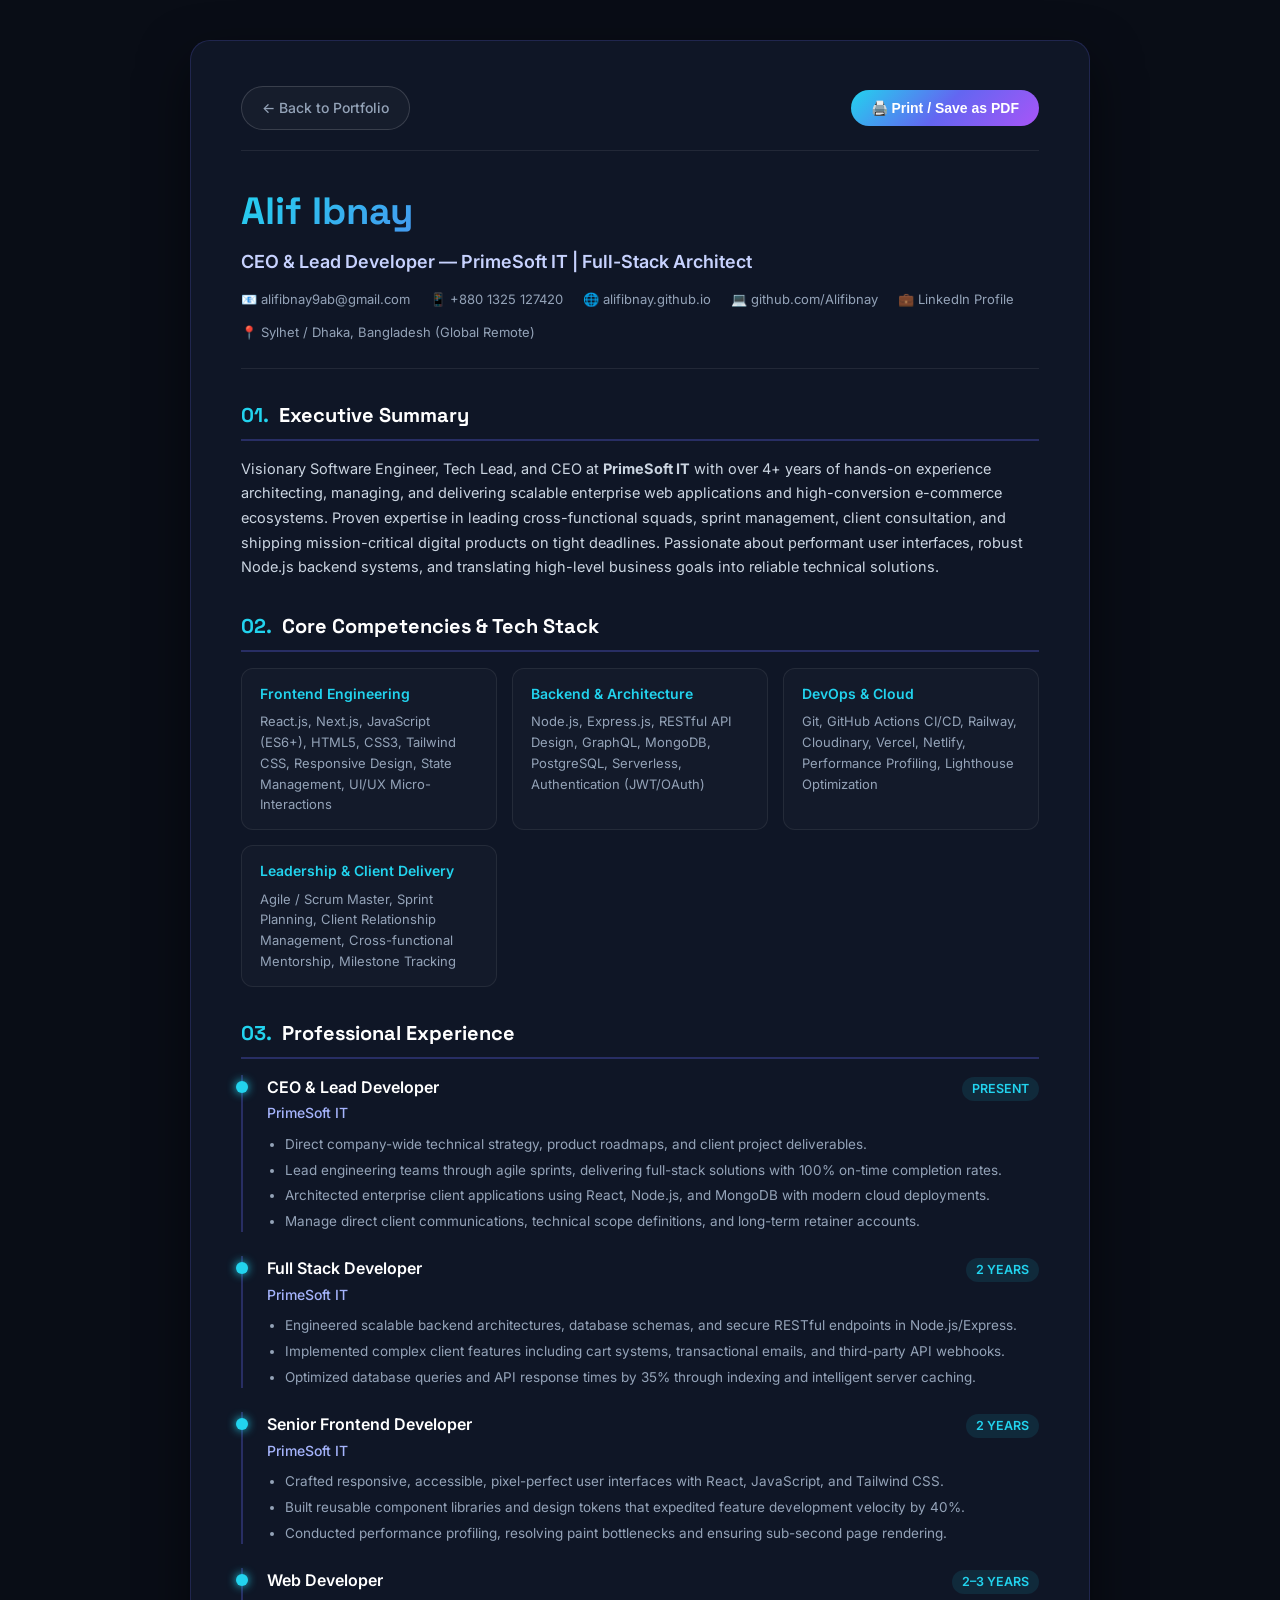
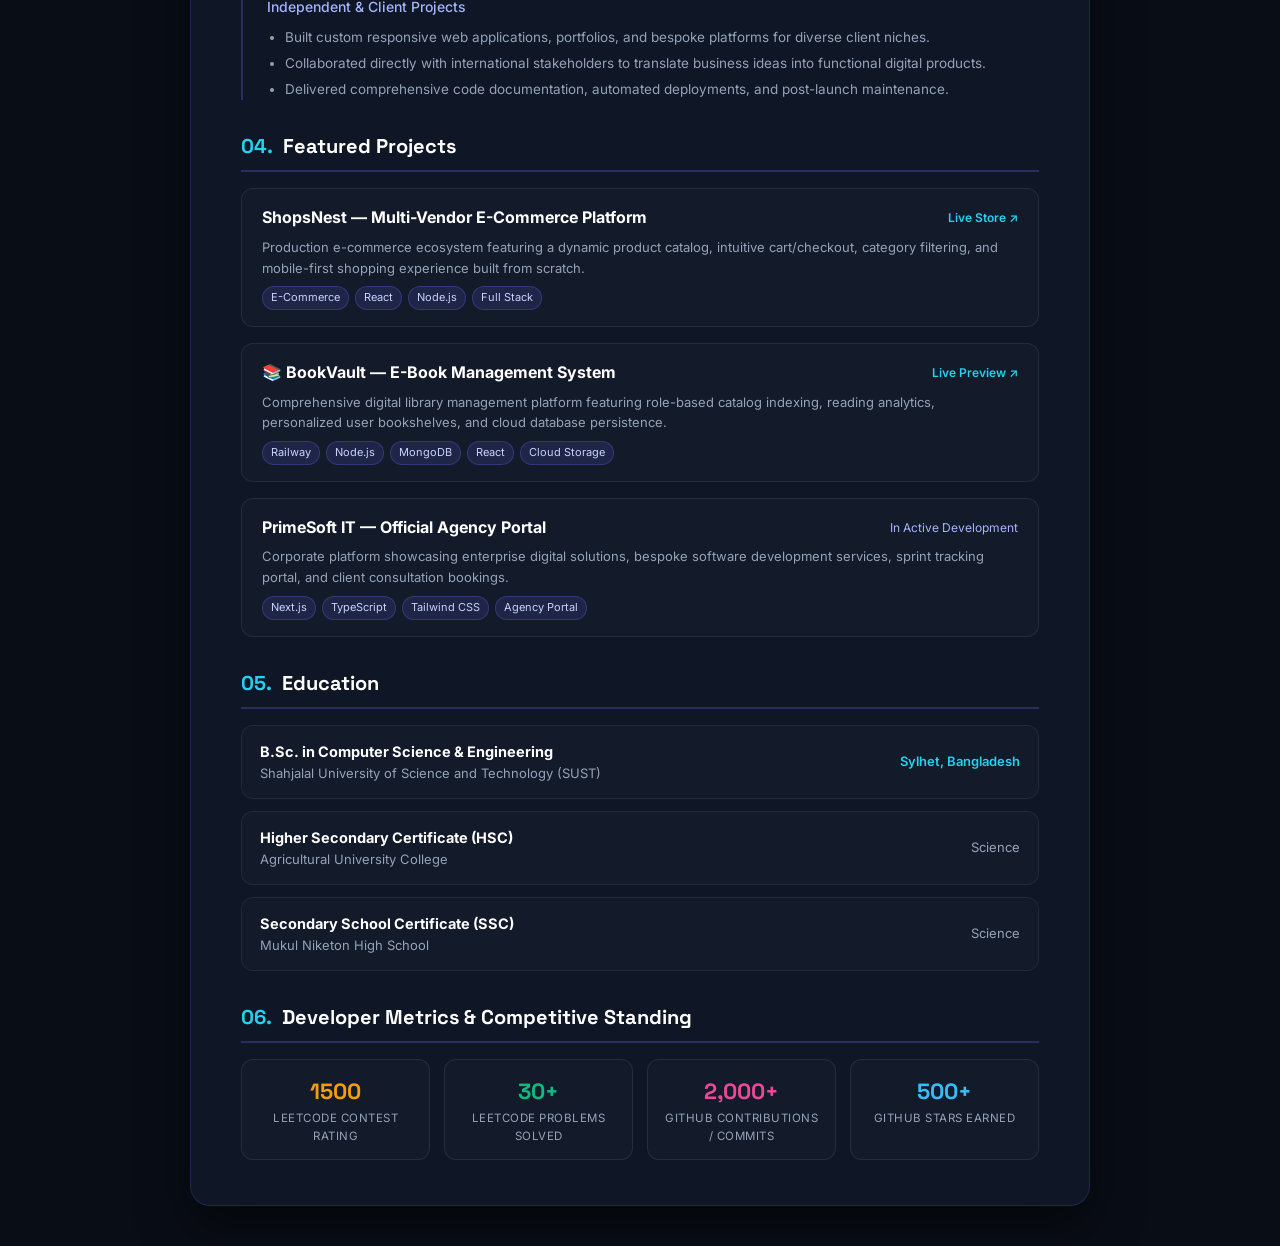
<file: resume.html>
<!DOCTYPE html>
<html lang="en">
<head>
  <meta charset="UTF-8">
  <meta name="viewport" content="width=device-width, initial-scale=1.0">
  <title>Resume — Alif Ibnay | CEO & Full-Stack Web Architect</title>
  <meta name="description" content="Official Resume of Alif Ibnay — CEO at PrimeSoft IT, Full-Stack Web Developer & Project Manager.">
  <link href="https://fonts.googleapis.com/css2?family=Space+Grotesk:wght@500;600;700&family=Inter:wght@300;400;500;600;700&display=swap" rel="stylesheet">
  <style>
    :root {
      --bg: #090d16;
      --card: #0f1626;
      --card-border: rgba(99, 102, 241, 0.2);
      --text: #f1f5f9;
      --muted: #94a3b8;
      --accent: #22d3ee;
      --primary: #6366f1;
      --gradient: linear-gradient(135deg, #22d3ee, #6366f1, #a855f7);
    }
    * { box-sizing: border-box; margin: 0; padding: 0; }
    body {
      background: var(--bg);
      color: var(--text);
      font-family: 'Inter', sans-serif;
      line-height: 1.6;
      padding: 40px 20px;
    }
    .container {
      max-width: 900px;
      margin: 0 auto;
      background: var(--card);
      border: 1px solid var(--card-border);
      border-radius: 20px;
      padding: 45px 50px;
      box-shadow: 0 20px 50px rgba(0, 0, 0, 0.5);
      position: relative;
    }
    .top-actions {
      display: flex;
      justify-content: space-between;
      align-items: center;
      margin-bottom: 30px;
      padding-bottom: 20px;
      border-bottom: 1px solid rgba(255, 255, 255, 0.08);
    }
    .back-btn, .print-btn {
      display: inline-flex;
      align-items: center;
      gap: 8px;
      padding: 10px 20px;
      border-radius: 99px;
      font-size: 14px;
      font-weight: 500;
      text-decoration: none;
      transition: all 0.2s ease;
      cursor: pointer;
    }
    .back-btn {
      color: var(--muted);
      border: 1px solid rgba(255, 255, 255, 0.15);
      background: rgba(255, 255, 255, 0.03);
    }
    .back-btn:hover {
      color: #fff;
      border-color: var(--accent);
      transform: translateY(-2px);
    }
    .print-btn {
      background: var(--gradient);
      color: #fff;
      border: none;
      font-weight: 600;
    }
    .print-btn:hover {
      transform: translateY(-2px);
      box-shadow: 0 8px 24px rgba(99, 102, 241, 0.4);
    }
    .header {
      margin-bottom: 30px;
      padding-bottom: 25px;
      border-bottom: 1px solid rgba(255, 255, 255, 0.08);
    }
    .header-info h1 {
      font-family: 'Space Grotesk', sans-serif;
      font-size: 38px;
      font-weight: 700;
      background: var(--gradient);
      -webkit-background-clip: text;
      background-clip: text;
      color: transparent;
      margin-bottom: 6px;
    }
    .header-info h2 {
      font-size: 18px;
      font-weight: 600;
      color: #c7d2fe;
      margin-bottom: 12px;
    }
    .contact-grid {
      display: flex;
      flex-wrap: wrap;
      gap: 12px 20px;
      font-size: 13px;
      color: var(--muted);
    }
    .contact-grid a {
      color: var(--muted);
      text-decoration: none;
      transition: color 0.2s;
    }
    .contact-grid a:hover {
      color: var(--accent);
    }

    .section-title {
      font-family: 'Space Grotesk', sans-serif;
      font-size: 20px;
      font-weight: 700;
      color: #fff;
      display: flex;
      align-items: center;
      gap: 10px;
      margin: 30px 0 16px;
      padding-bottom: 8px;
      border-bottom: 2px solid rgba(99, 102, 241, 0.3);
    }
    .section-title span {
      color: var(--accent);
    }
    p.summary {
      color: #cbd5e1;
      font-size: 14.5px;
      line-height: 1.7;
    }
    .skills-grid {
      display: grid;
      grid-template-columns: repeat(auto-fit, minmax(240px, 1fr));
      gap: 15px;
    }
    .skill-card {
      background: rgba(255, 255, 255, 0.02);
      border: 1px solid rgba(255, 255, 255, 0.07);
      padding: 14px 18px;
      border-radius: 12px;
    }
    .skill-card h4 {
      font-size: 14px;
      font-weight: 600;
      color: var(--accent);
      margin-bottom: 6px;
    }
    .skill-card p {
      font-size: 13px;
      color: var(--muted);
    }
    .exp-item {
      margin-bottom: 24px;
      position: relative;
      padding-left: 24px;
      border-left: 2px solid rgba(99, 102, 241, 0.3);
    }
    .exp-item::before {
      content: '';
      position: absolute;
      left: -7px;
      top: 6px;
      width: 12px;
      height: 12px;
      border-radius: 50%;
      background: var(--accent);
      box-shadow: 0 0 10px var(--accent);
    }
    .exp-header {
      display: flex;
      justify-content: space-between;
      align-items: baseline;
      flex-wrap: wrap;
      margin-bottom: 4px;
    }
    .exp-header h3 {
      font-size: 16px;
      font-weight: 600;
      color: #fff;
    }
    .exp-header .company {
      font-size: 14px;
      color: #a5b4fc;
      font-weight: 500;
    }
    .exp-header .period {
      font-size: 12.5px;
      color: var(--accent);
      font-weight: 600;
      background: rgba(34, 211, 238, 0.1);
      padding: 2px 10px;
      border-radius: 99px;
    }
    .exp-item ul {
      margin-top: 8px;
      padding-left: 18px;
      color: #94a3b8;
      font-size: 13.5px;
    }
    .exp-item li {
      margin-bottom: 4px;
    }
    .projects-grid {
      display: grid;
      grid-template-columns: 1fr;
      gap: 16px;
    }
    .project-card {
      background: rgba(255, 255, 255, 0.02);
      border: 1px solid rgba(255, 255, 255, 0.07);
      padding: 16px 20px;
      border-radius: 12px;
    }
    .project-title-row {
      display: flex;
      justify-content: space-between;
      align-items: center;
      margin-bottom: 6px;
    }
    .project-title-row h3 {
      font-size: 16px;
      color: #fff;
    }
    .project-title-row a {
      font-size: 12px;
      color: var(--accent);
      text-decoration: none;
      font-weight: 600;
    }
    .project-card p {
      font-size: 13px;
      color: var(--muted);
      margin-bottom: 8px;
    }
    .project-tags {
      display: flex;
      flex-wrap: wrap;
      gap: 6px;
    }
    .project-tag {
      font-size: 11px;
      background: rgba(99, 102, 241, 0.15);
      color: #c7d2fe;
      border: 1px solid rgba(99, 102, 241, 0.3);
      padding: 2px 8px;
      border-radius: 99px;
    }
    .edu-grid {
      display: grid;
      grid-template-columns: 1fr;
      gap: 12px;
    }
    .edu-item {
      background: rgba(255, 255, 255, 0.02);
      border: 1px solid rgba(255, 255, 255, 0.06);
      padding: 14px 18px;
      border-radius: 12px;
      display: flex;
      justify-content: space-between;
      align-items: center;
      flex-wrap: wrap;
      gap: 10px;
    }
    .edu-item h4 {
      font-size: 14.5px;
      color: #fff;
    }
    .edu-item p {
      font-size: 13px;
      color: var(--muted);
    }
    .stats-row {
      display: grid;
      grid-template-columns: repeat(auto-fit, minmax(180px, 1fr));
      gap: 14px;
      margin-top: 15px;
    }
    .stat-box {
      background: rgba(255, 255, 255, 0.02);
      border: 1px solid rgba(255, 255, 255, 0.08);
      border-radius: 12px;
      padding: 14px;
      text-align: center;
    }
    .stat-box .num {
      font-family: 'Space Grotesk', sans-serif;
      font-size: 22px;
      font-weight: 700;
      color: var(--accent);
    }
    .stat-box .lbl {
      font-size: 11.5px;
      color: var(--muted);
      text-transform: uppercase;
      letter-spacing: 0.5px;
    }

    @media print {
      body {
        background: #fff;
        color: #111;
        padding: 0;
      }
      .container {
        border: none;
        box-shadow: none;
        padding: 0;
        background: #fff;
        color: #111;
      }
      .top-actions {
        display: none !important;
      }
      .header-info h1 {
        color: #111;
        -webkit-text-fill-color: #111;
      }
      .header-info h2 {
        color: #4338ca;
      }
      .contact-grid, .contact-grid a, .summary, .skill-card p, .exp-item ul, .project-card p, .edu-item p {
        color: #334155 !important;
      }
      .section-title {
        color: #1e1b4b;
        border-bottom-color: #6366f1;
      }
      .exp-header h3, .project-title-row h3, .edu-item h4 {
        color: #0f172a;
      }
      .skill-card, .project-card, .edu-item, .stat-box {
        background: #f8fafc;
        border: 1px solid #e2e8f0;
      }

    }

    @media (max-width: 640px) {
      .container { padding: 25px 20px; }
      .header { text-align: center; }
      .contact-grid { justify-content: center; }
      .exp-header { flex-direction: column; }
    }
  </style>
</head>
<body>
  <div class="container">
    <div class="top-actions">
      <a href="index.html" class="back-btn">← Back to Portfolio</a>
      <button class="print-btn" onclick="window.print()">🖨️ Print / Save as PDF</button>
    </div>

    <header class="header">
      <div class="header-info">
        <h1>Alif Ibnay</h1>
        <h2>CEO & Lead Developer — PrimeSoft IT | Full-Stack Architect</h2>
        <div class="contact-grid">
          <span>📧 <a href="mailto:alifibnay9ab@gmail.com">alifibnay9ab@gmail.com</a></span>
          <span>📱 <a href="https://wa.me/8801325127420" target="_blank">+880 1325 127420</a></span>
          <span>🌐 <a href="https://alifibnay.github.io" target="_blank">alifibnay.github.io</a></span>
          <span>💻 <a href="https://github.com/Alifibnay" target="_blank">github.com/Alifibnay</a></span>
          <span>💼 <a href="https://www.linkedin.com/in/alif-ibnay-620a48332/" target="_blank">LinkedIn Profile</a></span>
          <span>📍 Sylhet / Dhaka, Bangladesh (Global Remote)</span>
        </div>
      </div>
    </header>

    <section>
      <h2 class="section-title"><span>01.</span> Executive Summary</h2>
      <p class="summary">
        Visionary Software Engineer, Tech Lead, and CEO at <strong>PrimeSoft IT</strong> with over 4+ years of hands-on experience architecting, managing, and delivering scalable enterprise web applications and high-conversion e-commerce ecosystems. Proven expertise in leading cross-functional squads, sprint management, client consultation, and shipping mission-critical digital products on tight deadlines. Passionate about performant user interfaces, robust Node.js backend systems, and translating high-level business goals into reliable technical solutions.
      </p>
    </section>

    <section>
      <h2 class="section-title"><span>02.</span> Core Competencies & Tech Stack</h2>
      <div class="skills-grid">
        <div class="skill-card">
          <h4>Frontend Engineering</h4>
          <p>React.js, Next.js, JavaScript (ES6+), HTML5, CSS3, Tailwind CSS, Responsive Design, State Management, UI/UX Micro-Interactions</p>
        </div>
        <div class="skill-card">
          <h4>Backend & Architecture</h4>
          <p>Node.js, Express.js, RESTful API Design, GraphQL, MongoDB, PostgreSQL, Serverless, Authentication (JWT/OAuth)</p>
        </div>
        <div class="skill-card">
          <h4>DevOps & Cloud</h4>
          <p>Git, GitHub Actions CI/CD, Railway, Cloudinary, Vercel, Netlify, Performance Profiling, Lighthouse Optimization</p>
        </div>
        <div class="skill-card">
          <h4>Leadership & Client Delivery</h4>
          <p>Agile / Scrum Master, Sprint Planning, Client Relationship Management, Cross-functional Mentorship, Milestone Tracking</p>
        </div>
      </div>
    </section>

    <section>
      <h2 class="section-title"><span>03.</span> Professional Experience</h2>
      
      <div class="exp-item">
        <div class="exp-header">
          <div>
            <h3>CEO & Lead Developer</h3>
            <span class="company">PrimeSoft IT</span>
          </div>
          <span class="period">PRESENT</span>
        </div>
        <ul>
          <li>Direct company-wide technical strategy, product roadmaps, and client project deliverables.</li>
          <li>Lead engineering teams through agile sprints, delivering full-stack solutions with 100% on-time completion rates.</li>
          <li>Architected enterprise client applications using React, Node.js, and MongoDB with modern cloud deployments.</li>
          <li>Manage direct client communications, technical scope definitions, and long-term retainer accounts.</li>
        </ul>
      </div>

      <div class="exp-item">
        <div class="exp-header">
          <div>
            <h3>Full Stack Developer</h3>
            <span class="company">PrimeSoft IT</span>
          </div>
          <span class="period">2 YEARS</span>
        </div>
        <ul>
          <li>Engineered scalable backend architectures, database schemas, and secure RESTful endpoints in Node.js/Express.</li>
          <li>Implemented complex client features including cart systems, transactional emails, and third-party API webhooks.</li>
          <li>Optimized database queries and API response times by 35% through indexing and intelligent server caching.</li>
        </ul>
      </div>

      <div class="exp-item">
        <div class="exp-header">
          <div>
            <h3>Senior Frontend Developer</h3>
            <span class="company">PrimeSoft IT</span>
          </div>
          <span class="period">2 YEARS</span>
        </div>
        <ul>
          <li>Crafted responsive, accessible, pixel-perfect user interfaces with React, JavaScript, and Tailwind CSS.</li>
          <li>Built reusable component libraries and design tokens that expedited feature development velocity by 40%.</li>
          <li>Conducted performance profiling, resolving paint bottlenecks and ensuring sub-second page rendering.</li>
        </ul>
      </div>

      <div class="exp-item">
        <div class="exp-header">
          <div>
            <h3>Web Developer</h3>
            <span class="company">Independent & Client Projects</span>
          </div>
          <span class="period">2–3 YEARS</span>
        </div>
        <ul>
          <li>Built custom responsive web applications, portfolios, and bespoke platforms for diverse client niches.</li>
          <li>Collaborated directly with international stakeholders to translate business ideas into functional digital products.</li>
          <li>Delivered comprehensive code documentation, automated deployments, and post-launch maintenance.</li>
        </ul>
      </div>
    </section>

    <section>
      <h2 class="section-title"><span>04.</span> Featured Projects</h2>
      <div class="projects-grid">
        <div class="project-card">
          <div class="project-title-row">
            <h3>ShopsNest — Multi-Vendor E-Commerce Platform</h3>
            <a href="https://shopsnest.store/products" target="_blank">Live Store ↗</a>
          </div>
          <p>Production e-commerce ecosystem featuring a dynamic product catalog, intuitive cart/checkout, category filtering, and mobile-first shopping experience built from scratch.</p>
          <div class="project-tags">
            <span class="project-tag">E-Commerce</span>
            <span class="project-tag">React</span>
            <span class="project-tag">Node.js</span>
            <span class="project-tag">Full Stack</span>
          </div>
        </div>

        <div class="project-card">
          <div class="project-title-row">
            <h3>📚 BookVault — E-Book Management System</h3>
            <a href="https://softwareprojectfinal-production.up.railway.app/" target="_blank">Live Preview ↗</a>
          </div>
          <p>Comprehensive digital library management platform featuring role-based catalog indexing, reading analytics, personalized user bookshelves, and cloud database persistence.</p>
          <div class="project-tags">
            <span class="project-tag">Railway</span>
            <span class="project-tag">Node.js</span>
            <span class="project-tag">MongoDB</span>
            <span class="project-tag">React</span>
            <span class="project-tag">Cloud Storage</span>
          </div>
        </div>

        <div class="project-card">
          <div class="project-title-row">
            <h3>PrimeSoft IT — Official Agency Portal</h3>
            <span style="font-size: 12px; color: #a5b4fc;">In Active Development</span>
          </div>
          <p>Corporate platform showcasing enterprise digital solutions, bespoke software development services, sprint tracking portal, and client consultation bookings.</p>
          <div class="project-tags">
            <span class="project-tag">Next.js</span>
            <span class="project-tag">TypeScript</span>
            <span class="project-tag">Tailwind CSS</span>
            <span class="project-tag">Agency Portal</span>
          </div>
        </div>
      </div>
    </section>

    <section>
      <h2 class="section-title"><span>05.</span> Education</h2>
      <div class="edu-grid">
        <div class="edu-item">
          <div>
            <h4>B.Sc. in Computer Science & Engineering</h4>
            <p>Shahjalal University of Science and Technology (SUST)</p>
          </div>
          <span style="color: var(--accent); font-size: 13px; font-weight: 600;">Sylhet, Bangladesh</span>
        </div>
        <div class="edu-item">
          <div>
            <h4>Higher Secondary Certificate (HSC)</h4>
            <p>Agricultural University College</p>
          </div>
          <span style="color: var(--muted); font-size: 13px;">Science</span>
        </div>
        <div class="edu-item">
          <div>
            <h4>Secondary School Certificate (SSC)</h4>
            <p>Mukul Niketon High School</p>
          </div>
          <span style="color: var(--muted); font-size: 13px;">Science</span>
        </div>
      </div>
    </section>

    <section>
      <h2 class="section-title"><span>06.</span> Developer Metrics & Competitive Standing</h2>
      <div class="stats-row">
        <div class="stat-box">
          <div class="num" style="color: #f59e0b;">1500</div>
          <div class="lbl">LeetCode Contest Rating</div>
        </div>
        <div class="stat-box">
          <div class="num" style="color: #10b981;">30+</div>
          <div class="lbl">LeetCode Problems Solved</div>
        </div>
        <div class="stat-box">
          <div class="num" style="color: #ec4899;">2,000+</div>
          <div class="lbl">GitHub Contributions / Commits</div>
        </div>
        <div class="stat-box">
          <div class="num" style="color: #38bdf8;">500+</div>
          <div class="lbl">GitHub Stars Earned</div>
        </div>
      </div>
    </section>
  </div>
</body>
</html>
</file>
